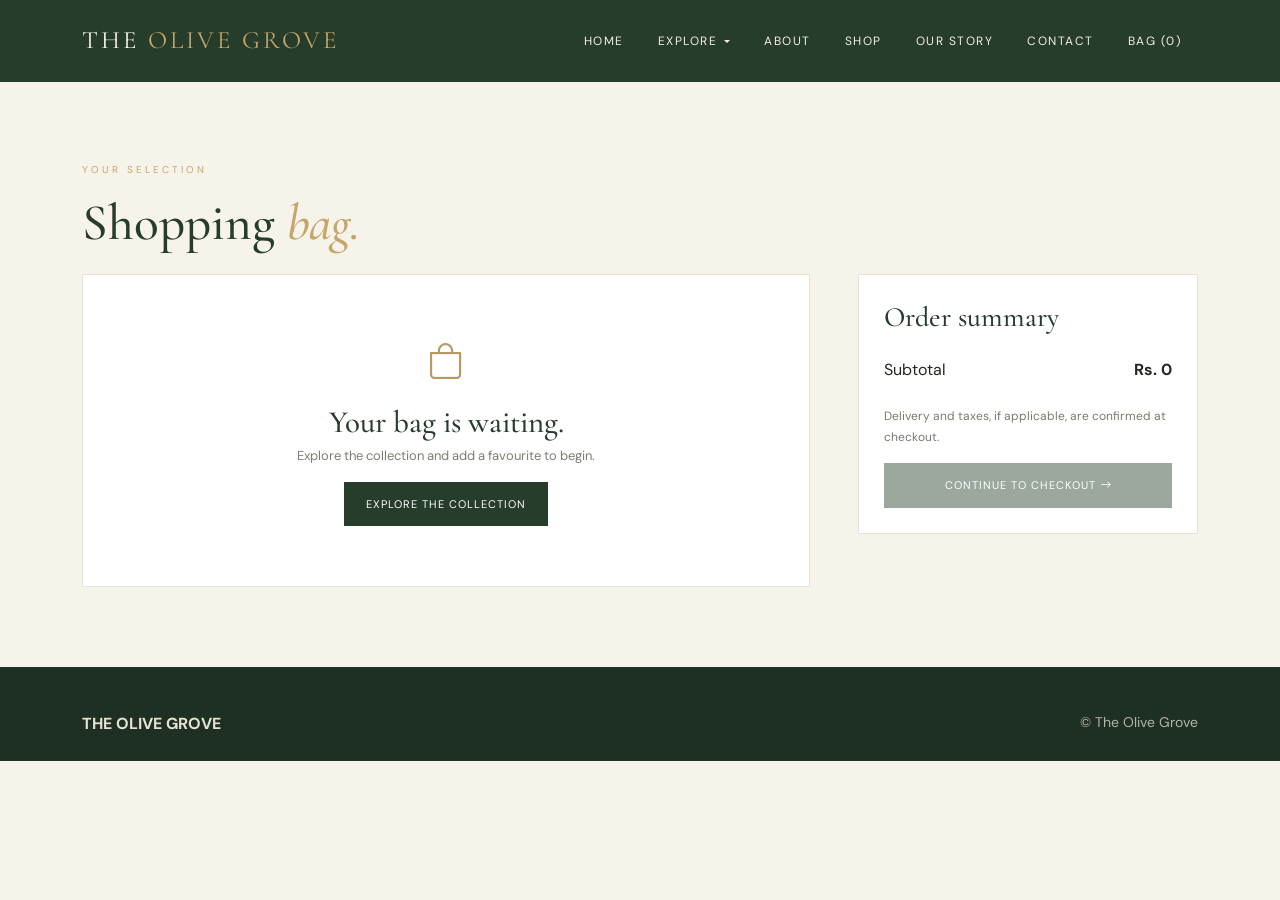
<file: cart.html>
<!doctype html><html lang="en"><head><meta charset="utf-8"><meta name="viewport" content="width=device-width,initial-scale=1"><title>Shopping Bag | The Olive Grove</title><link href="https://fonts.googleapis.com/css2?family=Cormorant+Garamond:wght@400;500;600&family=DM+Sans:wght@400;500;600&display=swap" rel="stylesheet"><link href="https://cdn.jsdelivr.net/npm/bootstrap@5.3.3/dist/css/bootstrap.min.css" rel="stylesheet"><link href="https://cdn.jsdelivr.net/npm/bootstrap-icons@1.11.3/font/bootstrap-icons.min.css" rel="stylesheet"><link rel="stylesheet" href="css/pages.css"></head><body><nav class="navbar navbar-expand-lg navbar-dark page-nav sticky-top"><div class="container"><a class="navbar-brand" href="index.html">THE <span>OLIVE GROVE</span></a><button class="navbar-toggler" type="button" data-bs-toggle="collapse" data-bs-target="#nav" aria-label="Toggle navigation"><span class="navbar-toggler-icon"></span></button><div class="collapse navbar-collapse" id="nav"><ul class="navbar-nav ms-auto align-items-lg-center"><li class="nav-item"><a class="nav-link" href="index.html">Home</a></li><li class="nav-item dropdown grove-dropdown"><a class="nav-link dropdown-toggle" href="#" id="pageExplore" role="button" data-bs-toggle="dropdown" aria-expanded="false">Explore</a><div class="dropdown-menu grove-menu"><div class="grove-menu-heading">OLIVE OIL VARIETIES</div><a class="dropdown-item" href="product-details.html?id=1">Extra Virgin Olive Oil</a><a class="dropdown-item" href="product-details.html?id=2">Organic Extra Virgin</a><a class="dropdown-item" href="product-details.html?id=3">Cold Pressed Olive Oil</a><a class="dropdown-item" href="product-details.html?id=4">Premium Selection</a><a class="dropdown-item" href="product-details.html?id=5">Classic Olive Oil</a><a class="dropdown-item" href="product-details.html?id=6">Gift Collection</a><div class="dropdown-divider"></div><div class="grove-menu-heading">WAYS TO ENJOY</div><a class="dropdown-item" href="shop.html#shopProducts">Cooking &amp; Baking</a><a class="dropdown-item" href="shop.html#shopProducts">Salads, Dressings &amp; Dips</a><a class="dropdown-item" href="shop.html#shopProducts">Finishing &amp; Drizzling</a><a class="dropdown-item" href="shop.html#shopProducts">Skin &amp; Body Rituals</a><a class="dropdown-item" href="shop.html#shopProducts">Hair &amp; Scalp Care</a><a class="dropdown-item" href="shop.html#shopProducts">Gifting &amp; Hosting</a></div></li><li class="nav-item"><a class="nav-link" href="about.html">About</a></li><li class="nav-item"><a class="nav-link" href="shop.html">Shop</a></li><li class="nav-item"><a class="nav-link" href="story.html">Our Story</a></li><li class="nav-item"><a class="nav-link" href="contact.html">Contact</a></li><li class="nav-item"><a class="nav-link" href="cart.html">Bag (<span data-cart-count>0</span>)</a></li></ul></div></div></nav><main class="page-section"><div class="container"><div class="eyebrow">YOUR SELECTION</div><h1 class="page-heading mb-4">Shopping <em>bag.</em></h1><div class="row g-5"><div class="col-lg-8"><div id="cartContents"></div></div><div class="col-lg-4"><div class="summary-box"><h3 style="font:500 28px 'Cormorant Garamond';color:var(--olive)">Order summary</h3><div class="d-flex justify-content-between my-4"><span>Subtotal</span><strong id="cartSubtotal">Rs. 0</strong></div><p class="notice">Delivery and taxes, if applicable, are confirmed at checkout.</p><a class="olive-btn w-100 text-center" id="cartCheckoutLink" href="checkout.html">Continue to checkout <i class="bi bi-arrow-right"></i></a></div></div></div></div></main><footer class="page-footer"><div class="container d-flex justify-content-between"><strong>THE OLIVE GROVE</strong><small>© The Olive Grove</small></div></footer><script src="https://cdn.jsdelivr.net/npm/bootstrap@5.3.3/dist/js/bootstrap.bundle.min.js"></script><script src="js/store-config.js"></script><script src="js/order-utils.js"></script><script src="js/site.js"></script></body></html>
</file>
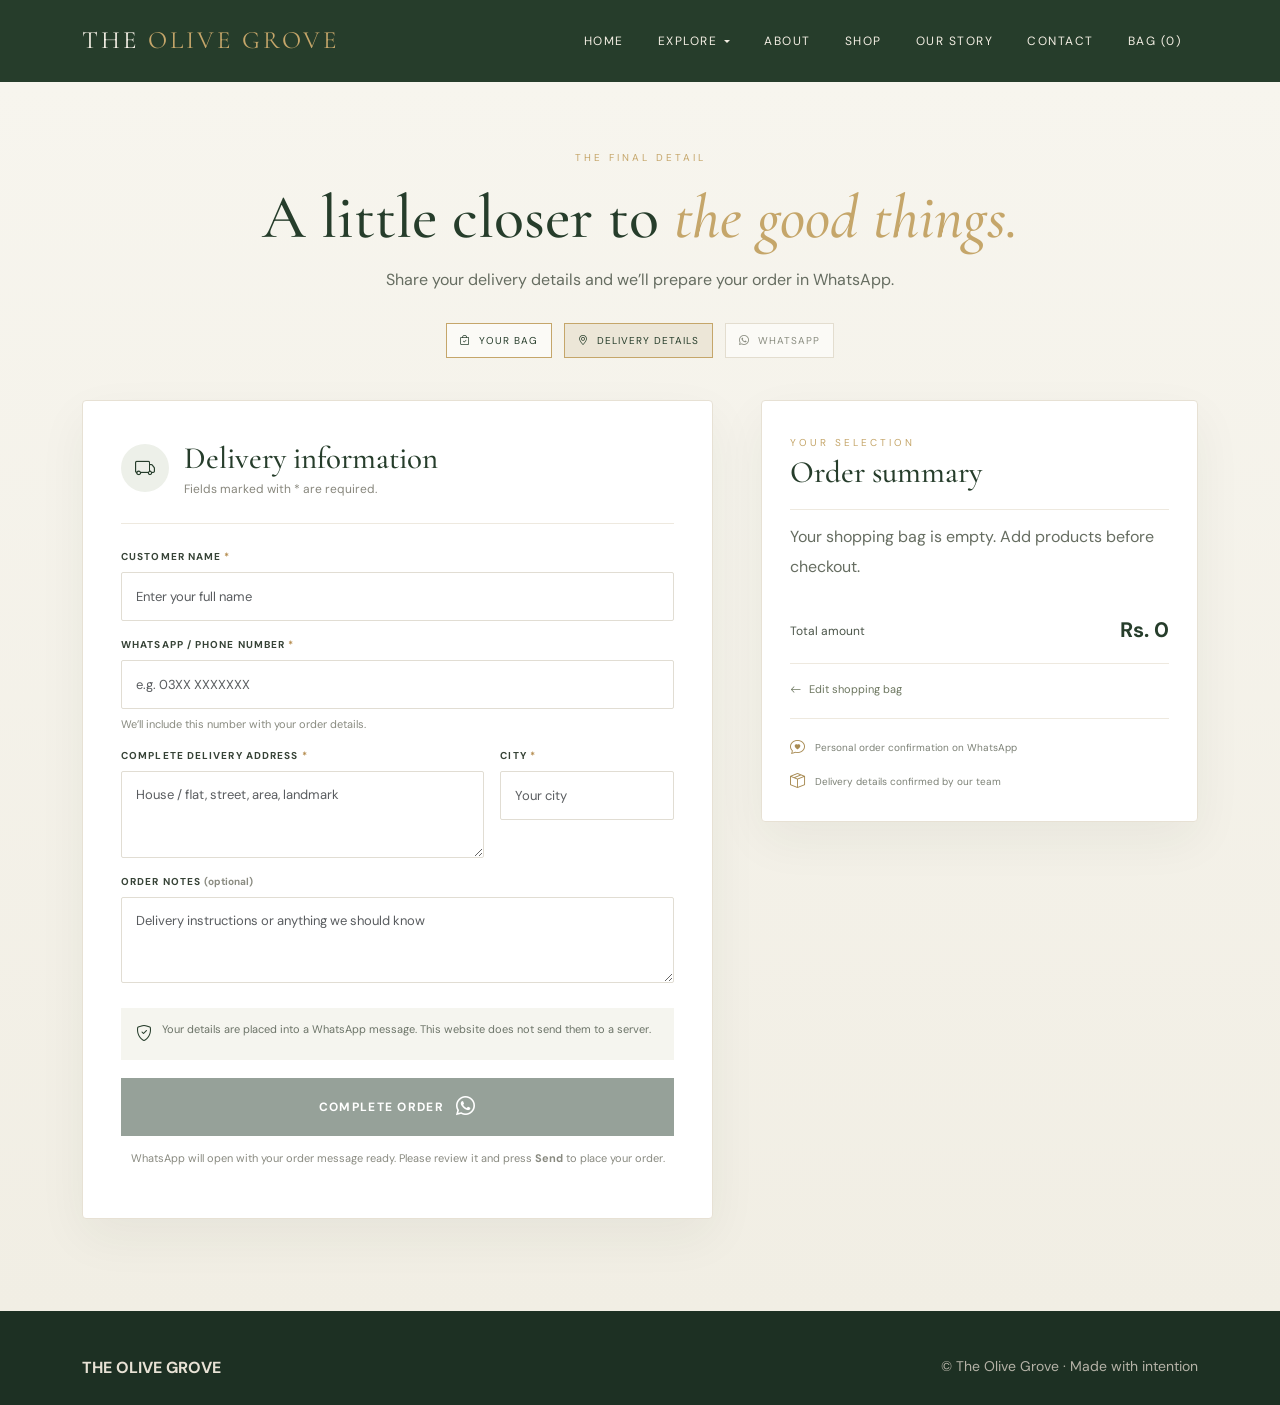
<file: checkout.html>
<!doctype html>
<html lang="en"><head><meta charset="utf-8"><meta name="viewport" content="width=device-width,initial-scale=1"><meta name="description" content="Complete your Olive Grove order through WhatsApp."><title>Checkout | The Olive Grove</title><link href="https://fonts.googleapis.com/css2?family=Cormorant+Garamond:wght@400;500;600&family=DM+Sans:wght@400;500;600&display=swap" rel="stylesheet"><link href="https://cdn.jsdelivr.net/npm/bootstrap@5.3.3/dist/css/bootstrap.min.css" rel="stylesheet"><link href="https://cdn.jsdelivr.net/npm/bootstrap-icons@1.11.3/font/bootstrap-icons.min.css" rel="stylesheet"><link rel="stylesheet" href="css/pages.css"></head>
<body><nav class="navbar navbar-expand-lg navbar-dark page-nav sticky-top"><div class="container"><a class="navbar-brand" href="index.html">THE <span>OLIVE GROVE</span></a><button class="navbar-toggler" type="button" data-bs-toggle="collapse" data-bs-target="#nav" aria-label="Toggle navigation"><span class="navbar-toggler-icon"></span></button><div class="collapse navbar-collapse" id="nav"><ul class="navbar-nav ms-auto align-items-lg-center"><li class="nav-item"><a class="nav-link" href="index.html">Home</a></li><li class="nav-item dropdown grove-dropdown"><a class="nav-link dropdown-toggle" href="#" id="pageExplore" role="button" data-bs-toggle="dropdown" aria-expanded="false">Explore</a><div class="dropdown-menu grove-menu"><div class="grove-menu-heading">OLIVE OIL VARIETIES</div><a class="dropdown-item" href="product-details.html?id=1">Extra Virgin Olive Oil</a><a class="dropdown-item" href="product-details.html?id=2">Organic Extra Virgin</a><a class="dropdown-item" href="product-details.html?id=3">Cold Pressed Olive Oil</a><a class="dropdown-item" href="product-details.html?id=4">Premium Selection</a><a class="dropdown-item" href="product-details.html?id=5">Classic Olive Oil</a><a class="dropdown-item" href="product-details.html?id=6">Gift Collection</a><div class="dropdown-divider"></div><div class="grove-menu-heading">WAYS TO ENJOY</div><a class="dropdown-item" href="shop.html#shopProducts">Cooking &amp; Baking</a><a class="dropdown-item" href="shop.html#shopProducts">Salads, Dressings &amp; Dips</a><a class="dropdown-item" href="shop.html#shopProducts">Finishing &amp; Drizzling</a><a class="dropdown-item" href="shop.html#shopProducts">Skin &amp; Body Rituals</a><a class="dropdown-item" href="shop.html#shopProducts">Hair &amp; Scalp Care</a><a class="dropdown-item" href="shop.html#shopProducts">Gifting &amp; Hosting</a></div></li><li class="nav-item"><a class="nav-link" href="about.html">About</a></li><li class="nav-item"><a class="nav-link" href="shop.html">Shop</a></li><li class="nav-item"><a class="nav-link" href="story.html">Our Story</a></li><li class="nav-item"><a class="nav-link" href="contact.html">Contact</a></li><li class="nav-item"><a class="nav-link" href="cart.html">Bag (<span data-cart-count>0</span>)</a></li></ul></div></div></nav>
<main class="checkout-page"><div class="container"><div class="checkout-intro"><div class="eyebrow">THE FINAL DETAIL</div><h1 class="page-heading">A little closer to <em>the good things.</em></h1><p class="page-copy">Share your delivery details and we’ll prepare your order in WhatsApp.</p><div class="checkout-steps"><span class="done"><i class="bi bi-bag-check"></i> Your bag</span><span class="active"><i class="bi bi-geo-alt"></i> Delivery details</span><span><i class="bi bi-whatsapp"></i> WhatsApp</span></div></div>
<div class="row g-4 g-xl-5 align-items-start"><div class="col-lg-7"><section class="checkout-panel"><div class="checkout-panel-heading"><span class="checkout-icon"><i class="bi bi-truck"></i></span><div><h2>Delivery information</h2><p>Fields marked with * are required.</p></div></div><form id="pageCheckoutForm" class="checkout-form needs-validation" novalidate><div class="row g-3"><div class="col-12"><label for="customerName">Customer name <span>*</span></label><input id="customerName" name="customerName" class="form-control" autocomplete="name" placeholder="Enter your full name" required minlength="2"><div class="invalid-feedback">Please enter your name.</div></div><div class="col-12"><label for="customerPhone">WhatsApp / Phone number <span>*</span></label><input id="customerPhone" name="customerPhone" class="form-control" type="tel" autocomplete="tel" inputmode="tel" placeholder="e.g. 03XX XXXXXXX" pattern="[0-9+() -]{7,20}" required><div class="invalid-feedback">Enter a valid phone number.</div><small class="field-hint">We’ll include this number with your order details.</small></div><div class="col-md-8"><label for="deliveryAddress">Complete delivery address <span>*</span></label><textarea id="deliveryAddress" name="deliveryAddress" class="form-control" rows="3" autocomplete="street-address" placeholder="House / flat, street, area, landmark" required minlength="8"></textarea><div class="invalid-feedback">Please enter your complete delivery address.</div></div><div class="col-md-4"><label for="city">City <span>*</span></label><input id="city" name="city" class="form-control" autocomplete="address-level2" placeholder="Your city" required><div class="invalid-feedback">Please enter your city.</div></div><div class="col-12"><label for="orderNotes">Order notes <small>(optional)</small></label><textarea id="orderNotes" name="orderNotes" class="form-control" rows="3" placeholder="Delivery instructions or anything we should know"></textarea></div></div><div class="checkout-security-note"><i class="bi bi-shield-check"></i><span>Your details are placed into a WhatsApp message. This website does not send them to a server.</span></div><button id="completeOrderBtn" class="complete-order-btn" type="submit"><span>Complete Order</span><i class="bi bi-whatsapp"></i></button><p class="whatsapp-help">WhatsApp will open with your order message ready. Please review it and press <strong>Send</strong> to place your order.</p><div class="checkout-feedback" data-checkout-feedback role="status" aria-live="polite"></div></form></section></div>
<div class="col-lg-5"><aside class="checkout-summary"><div class="summary-top"><span class="eyebrow">YOUR SELECTION</span><h2>Order summary</h2></div><div id="checkoutItems" class="checkout-items"><p class="page-copy">Loading your bag…</p></div><div class="summary-total"><span>Total amount</span><strong id="checkoutGrandTotal">Rs. 0</strong></div><a href="cart.html" class="edit-bag-link"><i class="bi bi-arrow-left"></i> Edit shopping bag</a><div class="summary-perks"><div><i class="bi bi-chat-heart"></i><span>Personal order confirmation on WhatsApp</span></div><div><i class="bi bi-box-seam"></i><span>Delivery details confirmed by our team</span></div></div></aside></div></div></div></main>
<footer class="page-footer"><div class="container d-flex justify-content-between flex-wrap gap-2"><strong>THE OLIVE GROVE</strong><small>© The Olive Grove · Made with intention</small></div></footer>
<script src="https://cdn.jsdelivr.net/npm/bootstrap@5.3.3/dist/js/bootstrap.bundle.min.js"></script><script src="js/store-config.js"></script><script src="js/order-utils.js"></script><script src="js/site.js"></script></body></html>
</file>
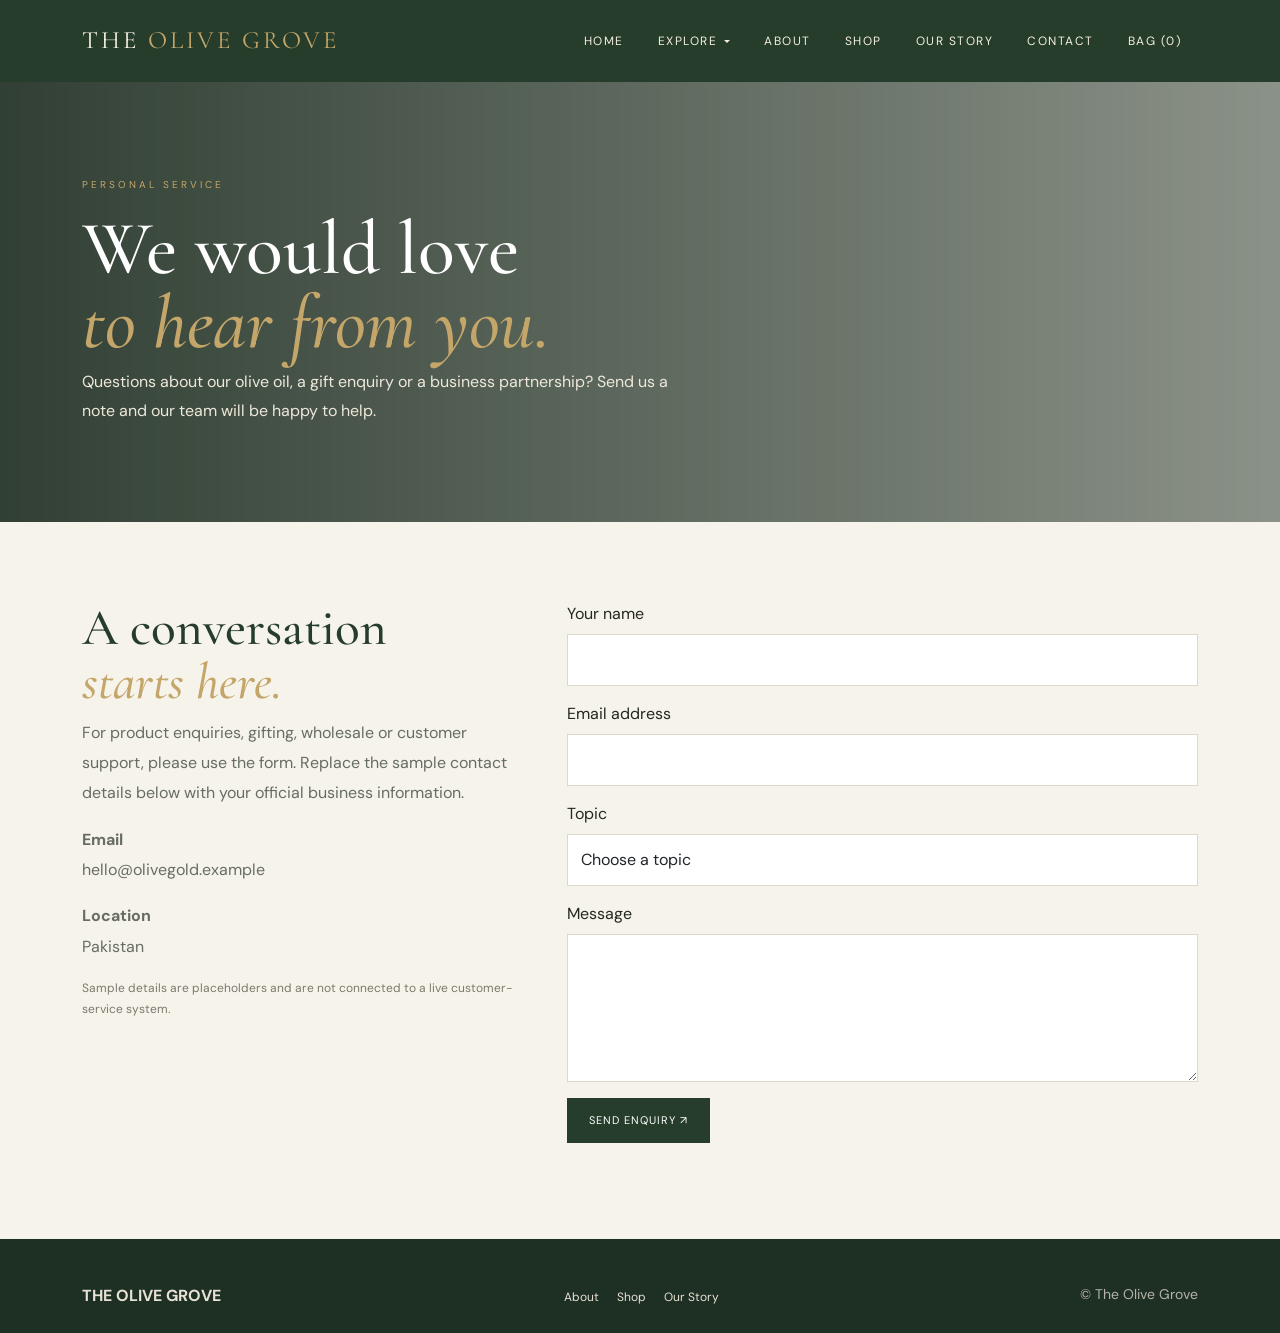
<file: contact.html>
<!doctype html><html lang="en"><head><meta charset="utf-8"><meta name="viewport" content="width=device-width,initial-scale=1"><title>Contact The Olive Grove | The Olive Grove</title><link href="https://fonts.googleapis.com/css2?family=Cormorant+Garamond:wght@400;500;600&family=DM+Sans:wght@400;500;600&display=swap" rel="stylesheet"><link href="https://cdn.jsdelivr.net/npm/bootstrap@5.3.3/dist/css/bootstrap.min.css" rel="stylesheet"><link rel="stylesheet" href="css/pages.css"></head><body>
<nav class="navbar navbar-expand-lg navbar-dark page-nav sticky-top"><div class="container"><a class="navbar-brand" href="index.html">THE <span>OLIVE GROVE</span></a><button class="navbar-toggler" type="button" data-bs-toggle="collapse" data-bs-target="#nav" aria-label="Toggle navigation"><span class="navbar-toggler-icon"></span></button><div class="collapse navbar-collapse" id="nav"><ul class="navbar-nav ms-auto align-items-lg-center"><li class="nav-item"><a class="nav-link" href="index.html">Home</a></li><li class="nav-item dropdown grove-dropdown"><a class="nav-link dropdown-toggle" href="#" id="pageExplore" role="button" data-bs-toggle="dropdown" aria-expanded="false">Explore</a><div class="dropdown-menu grove-menu"><div class="grove-menu-heading">OLIVE OIL VARIETIES</div><a class="dropdown-item" href="product-details.html?id=1">Extra Virgin Olive Oil</a><a class="dropdown-item" href="product-details.html?id=2">Organic Extra Virgin</a><a class="dropdown-item" href="product-details.html?id=3">Cold Pressed Olive Oil</a><a class="dropdown-item" href="product-details.html?id=4">Premium Selection</a><a class="dropdown-item" href="product-details.html?id=5">Classic Olive Oil</a><a class="dropdown-item" href="product-details.html?id=6">Gift Collection</a><div class="dropdown-divider"></div><div class="grove-menu-heading">WAYS TO ENJOY</div><a class="dropdown-item" href="shop.html#shopProducts">Cooking & Baking</a><a class="dropdown-item" href="shop.html#shopProducts">Salads, Dressings & Dips</a><a class="dropdown-item" href="shop.html#shopProducts">Finishing & Drizzling</a><a class="dropdown-item" href="shop.html#shopProducts">Skin & Body Rituals</a><a class="dropdown-item" href="shop.html#shopProducts">Hair & Scalp Care</a><a class="dropdown-item" href="shop.html#shopProducts">Gifting & Hosting</a></div></li><li class="nav-item"><a class="nav-link" href="about.html">About</a></li><li class="nav-item"><a class="nav-link" href="shop.html">Shop</a></li><li class="nav-item"><a class="nav-link" href="story.html">Our Story</a></li><li class="nav-item"><a class="nav-link" href="contact.html">Contact</a></li><li class="nav-item"><a class="nav-link" href="cart.html">Bag (<span data-cart-count>0</span>)</a></li></ul></div></div></nav>
<header class="page-hero"><div class="container"><div class="eyebrow">PERSONAL SERVICE</div><h1>We would love<br><em>to hear from you.</em></h1><p>Questions about our olive oil, a gift enquiry or a business partnership? Send us a note and our team will be happy to help.</p></div></header>
<main class="page-section"><div class="container"><div class="row g-5"><div class="col-lg-5"><h2 class="page-heading">A conversation<br><em>starts here.</em></h2><p class="page-copy">For product enquiries, gifting, wholesale or customer support, please use the form. Replace the sample contact details below with your official business information.</p><p class="page-copy"><strong>Email</strong><br>hello@olivegold.example</p><p class="page-copy"><strong>Location</strong><br>Pakistan</p><p class="notice">Sample details are placeholders and are not connected to a live customer-service system.</p></div><div class="col-lg-7"><form id="pageContactForm" class="needs-validation" novalidate><div class="mb-3"><label class="form-label">Your name</label><input class="form-control" name="Name" required><div class="invalid-feedback">Please enter your name.</div></div><div class="mb-3"><label class="form-label">Email address</label><input type="email" class="form-control" name="Email" required><div class="invalid-feedback">Please enter a valid email.</div></div><div class="mb-3"><label class="form-label">Topic</label><select class="form-select" name="Topic" required><option value="">Choose a topic</option><option>Product enquiry</option><option>Wholesale / restaurant</option><option>Gift collection</option><option>Order support</option></select><div class="invalid-feedback">Please choose a topic.</div></div><div class="mb-3"><label class="form-label">Message</label><textarea class="form-control" name="Message" rows="5" required></textarea><div class="invalid-feedback">Please enter a message.</div></div><button class="olive-btn" type="submit">Send enquiry ↗</button><p id="contactStatus" class="notice mt-3" role="status"></p></form></div></div></div></main><footer class="page-footer"><div class="container d-flex justify-content-between flex-wrap gap-3"><strong>THE OLIVE GROVE</strong><div><a href="about.html">About</a><a href="shop.html">Shop</a><a href="story.html">Our Story</a></div><small>© The Olive Grove</small></div></footer><script src="https://cdn.jsdelivr.net/npm/bootstrap@5.3.3/dist/js/bootstrap.bundle.min.js"></script><script src="js/store-config.js"></script><script src="js/order-utils.js"></script><script src="js/site.js"></script></body></html>
</file>
<file: css/pages.css>
:root{--olive:#263d2b;--olive2:#3d573d;--gold:#c5a66a;--cream:#f6f3eb;--ink:#242820;--muted:#77796e}body{background:var(--cream);color:var(--ink);font-family:'DM Sans',sans-serif}.page-nav{background:var(--olive);padding:17px 0}.page-nav .navbar-brand{font-family:'Cormorant Garamond',serif;font-size:25px;letter-spacing:3px;color:#f7f2e8}.page-nav .navbar-brand span{color:var(--gold)}.page-nav .nav-link{color:#f3eee3!important;font-size:12px;letter-spacing:1.5px;text-transform:uppercase;margin:0 9px}.page-nav .nav-link:hover{color:var(--gold)!important}.page-hero{padding:95px 0 80px;background:linear-gradient(90deg,rgba(22,39,27,.88),rgba(22,39,27,.48)),url('https://images.unsplash.com/photo-1473116763249-2faaef81ccda?auto=format&fit=crop&w=1800&q=90') center/cover;color:white}.page-hero h1{font:500 clamp(42px,6vw,76px)/.98 'Cormorant Garamond',serif;max-width:800px}.page-hero h1 em,.page-heading em{color:var(--gold);font-style:italic}.page-hero p{max-width:600px;color:#eee8da;line-height:1.8}.eyebrow{font-size:10px;letter-spacing:3px;text-transform:uppercase;color:var(--gold);margin-bottom:20px}.page-heading{font:500 clamp(36px,4vw,55px)/1.05 'Cormorant Garamond',serif;color:var(--olive)}.page-copy{color:#666d61;line-height:1.9}.page-section{padding:80px 0}.gold-btn,.olive-btn{border:0;padding:14px 22px;text-decoration:none;display:inline-block;letter-spacing:1px;font-size:11px;text-transform:uppercase}.gold-btn{background:var(--gold);color:#20291f}.olive-btn{background:var(--olive);color:#fff}.page-photo{width:100%;height:450px;object-fit:cover}.feature-card{height:100%;padding:30px;background:#fff;border:1px solid #e8e2d5}.feature-card i{font-size:26px;color:var(--gold)}.feature-card h3{font:500 28px 'Cormorant Garamond',serif;color:var(--olive);margin:16px 0 8px}.feature-card p{font-size:14px;line-height:1.8;color:#73766d}.page-footer{background:#1d3023;color:#e8e2d5;padding:45px 0 25px}.page-footer a{color:#e8e2d5;text-decoration:none;margin-right:18px;font-size:12px}.page-footer small{color:#b6b3a8}.product-tile{background:white;border:1px solid #ece7dc;height:100%;overflow:hidden}.product-tile img{width:100%;height:310px;object-fit:cover;background:#e9e5d9}.product-tile .tile-copy{padding:22px}.product-tile h3{font:500 26px 'Cormorant Garamond',serif;color:var(--olive)}.product-tile p{font-size:13px;color:#74786e;line-height:1.7}.price{color:var(--olive);font-weight:700}.product-actions{display:flex;gap:8px;align-items:center}.product-actions button{border:0;background:var(--olive);color:#fff;padding:10px 14px;font-size:11px;text-transform:uppercase;letter-spacing:1px}.product-actions a{color:var(--olive);font-size:11px;text-transform:uppercase;letter-spacing:1px}.form-control,.form-select{border-radius:0;padding:13px;border-color:#ded8cb;background:#fff}.cart-line{display:flex;gap:18px;align-items:center;padding:18px 0;border-bottom:1px solid #e2ddcf}.cart-line img{width:90px;height:90px;object-fit:cover}.cart-line h4{font:500 24px 'Cormorant Garamond',serif;color:var(--olive)}.quantity-control button{border:1px solid #ddd;background:white;padding:4px 10px}.summary-box{background:white;border:1px solid #e9e3d7;padding:25px}.notice{font-size:12px;color:#7c786e;line-height:1.7}.tag{font-size:10px;letter-spacing:1.5px;color:#9c804c;text-transform:uppercase}@media(max-width:767px){.page-section{padding:55px 0}.page-hero{padding:70px 0}.page-photo{height:310px}.product-tile img{height:260px}}

/* Shared premium dropdown and scroll reveal on every page */
.grove-menu{min-width:285px;max-height:70vh;overflow:auto;padding:14px 0;border:1px solid rgba(197,166,106,.45);border-radius:0;background:#1b3022;box-shadow:0 18px 45px #0b170f45}.grove-menu .dropdown-item{padding:9px 20px;color:#eee9dc;font-size:11px;letter-spacing:.4px;white-space:normal}.grove-menu .dropdown-item:hover,.grove-menu .dropdown-item:focus{background:#304936;color:#e1c78e}.grove-menu-heading{padding:9px 20px 6px;color:#c5a66a;font-size:8px;font-weight:700;letter-spacing:1.7px}.grove-menu .dropdown-divider{border-color:#ffffff2b}.page-nav .grove-dropdown .dropdown-toggle:after{vertical-align:middle;margin-left:7px}.reveal-on-scroll{opacity:0;transform:translateY(25px);transition:opacity .7s ease,transform .7s ease}.reveal-on-scroll.is-visible{opacity:1;transform:translateY(0)}@media(max-width:991px){.grove-menu{background:#203729;border:1px solid #ffffff22;box-shadow:none;margin:5px 0 12px;max-height:48vh}.grove-menu .dropdown-item{padding-left:25px}.grove-dropdown .dropdown-menu{position:static!important;transform:none!important}}@media(prefers-reduced-motion:reduce){.reveal-on-scroll{opacity:1;transform:none;transition:none}}

/* Premium responsive product tiles and clear, working actions */
.product-tile{position:relative;display:flex;flex-direction:column;border:1px solid #e5dfd1;border-radius:3px;box-shadow:0 5px 18px rgba(32,48,34,.045);transition:transform .55s cubic-bezier(.2,.75,.25,1),box-shadow .55s,border-color .35s;}
.product-tile:hover{transform:translateY(-9px);box-shadow:0 24px 52px rgba(32,48,34,.14);border-color:var(--gold);}
.tile-image-wrap{height:clamp(230px,26vw,320px);position:relative;overflow:hidden;background:linear-gradient(110deg,#e9e5d9 8%,#f7f4eb 18%,#e9e5d9 33%);background-size:220% 100%;animation:groveShimmer 1.5s linear infinite;}
.product-tile .tile-image-wrap img{width:100%;height:100%;object-fit:cover;opacity:0;transform:scale(1.04);transition:opacity .65s ease,transform .9s cubic-bezier(.2,.7,.2,1);}
.product-tile .tile-image-wrap img.image-loaded{opacity:1;transform:scale(1);}
.product-tile:hover .tile-image-wrap img{transform:scale(1.075);}
.tile-image-shade{position:absolute;inset:35% 0 0;background:linear-gradient(transparent,rgba(18,35,24,.12));pointer-events:none;}
.product-tile .tile-copy{display:flex;flex:1;flex-direction:column;padding:22px;}
.product-tile h3{font-size:clamp(22px,2vw,28px);line-height:1.08;min-height:2.1em;margin:9px 0;}
.product-tile p{font-size:13px;line-height:1.75;min-height:4.2em;}
.product-tile .price{margin-top:auto;}
.product-actions{display:grid;grid-template-columns:1fr 1fr;gap:9px;align-items:stretch;margin-top:4px;}
.product-actions .tile-view-btn,.product-actions .tile-add-btn{min-height:44px;display:inline-flex;align-items:center;justify-content:center;gap:8px;padding:10px 12px;border:1px solid var(--olive);text-decoration:none;text-align:center;font-size:10px;font-weight:700;letter-spacing:.8px;text-transform:uppercase;transition:all .25s ease;}
.product-actions .tile-view-btn{background:transparent;color:var(--olive);}
.product-actions .tile-add-btn{background:var(--olive);color:white;}
.product-actions .tile-view-btn:hover,.product-actions .tile-view-btn:focus-visible{background:#e9e4d6;border-color:var(--gold);transform:translateY(-2px);}
.product-actions .tile-add-btn:hover,.product-actions .tile-add-btn:focus-visible{background:var(--gold);border-color:var(--gold);color:#1c2b20;transform:translateY(-2px);box-shadow:0 8px 18px rgba(28,43,32,.12);}
.product-actions a:focus-visible,.product-actions button:focus-visible{outline:3px solid var(--gold);outline-offset:3px;}
.grove-toast{position:fixed;z-index:2000;right:22px;bottom:22px;padding:14px 20px;background:#203729;color:#f7f2e8;border-left:3px solid var(--gold);box-shadow:0 14px 35px #101e1630;opacity:0;transform:translateY(12px);pointer-events:none;transition:opacity .25s,transform .25s;font-size:12px;letter-spacing:.4px;}
.grove-toast.show{opacity:1;transform:translateY(0);}
@keyframes groveShimmer{to{background-position-x:-220%;}}
@media(max-width:767px){.product-tile .tile-image-wrap{height:260px}.product-tile .tile-copy{padding:18px}.product-tile h3,.product-tile p{min-height:0}.product-actions{grid-template-columns:1fr;}.product-actions .tile-view-btn,.product-actions .tile-add-btn{width:100%;min-height:45px}}
@media(min-width:768px) and (max-width:991px){.product-actions{grid-template-columns:1fr}.product-actions .tile-view-btn,.product-actions .tile-add-btn{min-height:42px}}
@media(prefers-reduced-motion:reduce){.product-tile,.tile-image-wrap,.product-tile .tile-image-wrap img,.product-actions a,.product-actions button,.grove-toast,.reveal-on-scroll{transition:none!important;animation:none!important}.product-tile.reveal-on-scroll{transform:none!important}}


/* WhatsApp checkout experience */
.checkout-page{padding:68px 0 92px;background:linear-gradient(180deg,#f7f5ee 0%,#f1eee4 100%);min-height:70vh}.checkout-intro{max-width:760px;margin:0 auto 42px;text-align:center}.checkout-intro .page-heading{font-size:clamp(40px,5vw,62px)}.checkout-intro>.page-copy{margin:15px auto 0}.checkout-steps{display:flex;justify-content:center;align-items:center;gap:12px;margin-top:28px;flex-wrap:wrap}.checkout-steps span{display:inline-flex;align-items:center;gap:8px;color:#8a8d80;font-size:10px;letter-spacing:1px;text-transform:uppercase;padding:9px 13px;border:1px solid #e3ddcf;background:#fbfaf6}.checkout-steps span.done,.checkout-steps span.active{color:var(--olive);border-color:#c5a66a}.checkout-steps span.active{background:#ece6d7}.checkout-panel,.checkout-summary{background:#fff;border:1px solid #e7e1d4;box-shadow:0 18px 50px rgba(32,48,34,.055);border-radius:4px}.checkout-panel{padding:clamp(22px,4vw,38px)}.checkout-panel-heading{display:flex;gap:15px;align-items:center;padding-bottom:25px;margin-bottom:25px;border-bottom:1px solid #eee9df}.checkout-icon{width:48px;height:48px;display:grid;place-items:center;background:#edf0e9;color:var(--olive);font-size:20px;border-radius:50%}.checkout-panel-heading h2,.checkout-summary h2{font:500 31px 'Cormorant Garamond',serif;color:var(--olive);margin:0}.checkout-panel-heading p{margin:3px 0 0;color:#88877d;font-size:12px}.checkout-form label{display:block;margin-bottom:8px;color:#374337;font-size:10px;font-weight:700;letter-spacing:1.1px;text-transform:uppercase}.checkout-form label span{color:#b48b4d}.checkout-form label small{font-size:10px;color:#8a8b81;text-transform:none;letter-spacing:0}.checkout-form .form-control{border-radius:2px;min-height:49px;padding:13px 14px;font-size:13px;border-color:#e1ddD3;transition:border-color .2s,box-shadow .2s}.checkout-form textarea.form-control{min-height:unset}.checkout-form .form-control:focus{border-color:#b89b62;box-shadow:0 0 0 3px rgba(197,166,106,.14)}.field-hint{display:block;margin-top:7px;color:#898b80;font-size:11px}.checkout-security-note{display:flex;gap:10px;align-items:flex-start;margin:25px 0 18px;padding:13px 15px;background:#f5f5ef;color:#6c7468;font-size:11px;line-height:1.6}.checkout-security-note i{color:var(--olive);font-size:16px}.complete-order-btn{width:100%;min-height:58px;display:flex;align-items:center;justify-content:center;gap:12px;border:1px solid var(--olive);background:var(--olive);color:#fff;font-size:12px;font-weight:700;letter-spacing:1.3px;text-transform:uppercase;transition:transform .25s,box-shadow .25s,background .25s}.complete-order-btn:hover:not(:disabled){background:#34513a;transform:translateY(-2px);box-shadow:0 12px 24px rgba(38,61,43,.2)}.complete-order-btn:disabled{opacity:.48;cursor:not-allowed}.complete-order-btn i{font-size:19px}.complete-order-btn.is-loading{opacity:.85}.checkout-spinner{width:17px;height:17px;border:2px solid #ffffff66;border-top-color:#fff;border-radius:50%;animation:checkoutSpin .7s linear infinite}.whatsapp-help{text-align:center;color:#898a80;font-size:11px;line-height:1.7;margin:13px 0 0}.checkout-feedback{margin-top:12px;color:var(--olive);font-size:12px;line-height:1.6}.checkout-summary{padding:28px;position:sticky;top:105px}.summary-top{padding-bottom:18px;border-bottom:1px solid #eee9df}.summary-top .eyebrow{margin-bottom:7px}.checkout-items{padding:12px 0}.checkout-item{display:flex;align-items:center;gap:13px;padding:13px 0;border-bottom:1px solid #f0ede6}.checkout-item img{width:62px;height:66px;object-fit:cover;background:#eee9df}.checkout-item strong{display:block;color:#354436;font:500 19px 'Cormorant Garamond',serif;line-height:1.1}.checkout-item small{display:block;color:#898a80;font-size:10px;margin-top:5px}.checkout-item>b{font-size:12px;color:var(--olive);white-space:nowrap}.summary-total{display:flex;justify-content:space-between;align-items:center;padding:20px 0 17px;color:#4b5549;font-size:12px;border-bottom:1px solid #eee9df}.summary-total strong{font-size:21px;color:var(--olive)}.edit-bag-link{display:inline-flex;align-items:center;gap:8px;margin:17px 0 20px;color:#6c765f;text-decoration:none;font-size:11px}.edit-bag-link:hover{color:#a1844e}.summary-perks{border-top:1px solid #eee9df;padding-top:17px;display:grid;gap:12px}.summary-perks div{display:flex;align-items:center;gap:10px;color:#7c8176;font-size:10px}.summary-perks i{color:#a88b53;font-size:15px}.cart-empty{text-align:center;padding:60px 20px;background:#fff;border:1px solid #e9e3d7}.cart-empty>i{font-size:36px;color:#b59a64}.cart-empty h3{font:500 31px 'Cormorant Garamond',serif;color:var(--olive);margin:14px 0 5px}.cart-empty p{color:#7b7f73;font-size:13px}.cart-line-info{flex:1;min-width:0}.cart-line-total{min-width:105px}.cart-remove{display:block;margin:8px 0 0 auto;padding:0;border:0;background:none;color:#9a6b58;text-decoration:underline;font-size:10px;text-transform:uppercase;letter-spacing:.7px}.cart-line .quantity-control{display:inline-flex;align-items:center;gap:13px;border:1px solid #e8e3d9;padding:3px 7px}.cart-line .quantity-control button{width:27px;height:27px;padding:0;border:0;background:#f5f3ed;color:var(--olive);font-size:17px;line-height:1}.cart-line .quantity-control span{min-width:15px;text-align:center;font-size:12px}.cart-line img{border-radius:2px;flex:0 0 auto}.disabled{pointer-events:none;opacity:.45}@keyframes checkoutSpin{to{transform:rotate(360deg)}}
@media(max-width:767px){.checkout-page{padding:48px 0 65px}.checkout-intro{margin-bottom:28px}.checkout-steps{gap:6px}.checkout-steps span{font-size:8px;padding:8px}.checkout-panel{padding:21px 17px}.checkout-summary{position:static;padding:22px}.cart-line{gap:12px;flex-wrap:wrap}.cart-line img{width:72px;height:72px}.cart-line-info{width:calc(100% - 90px)}.cart-line-total{width:100%;display:flex;align-items:center;justify-content:space-between;padding-left:84px;text-align:left!important}.cart-remove{margin:0}.cart-line h4{font-size:21px}.checkout-item img{width:54px;height:58px}}
@media(prefers-reduced-motion:reduce){.checkout-spinner{animation:none}.complete-order-btn,.checkout-form .form-control{transition:none}}
</file>
